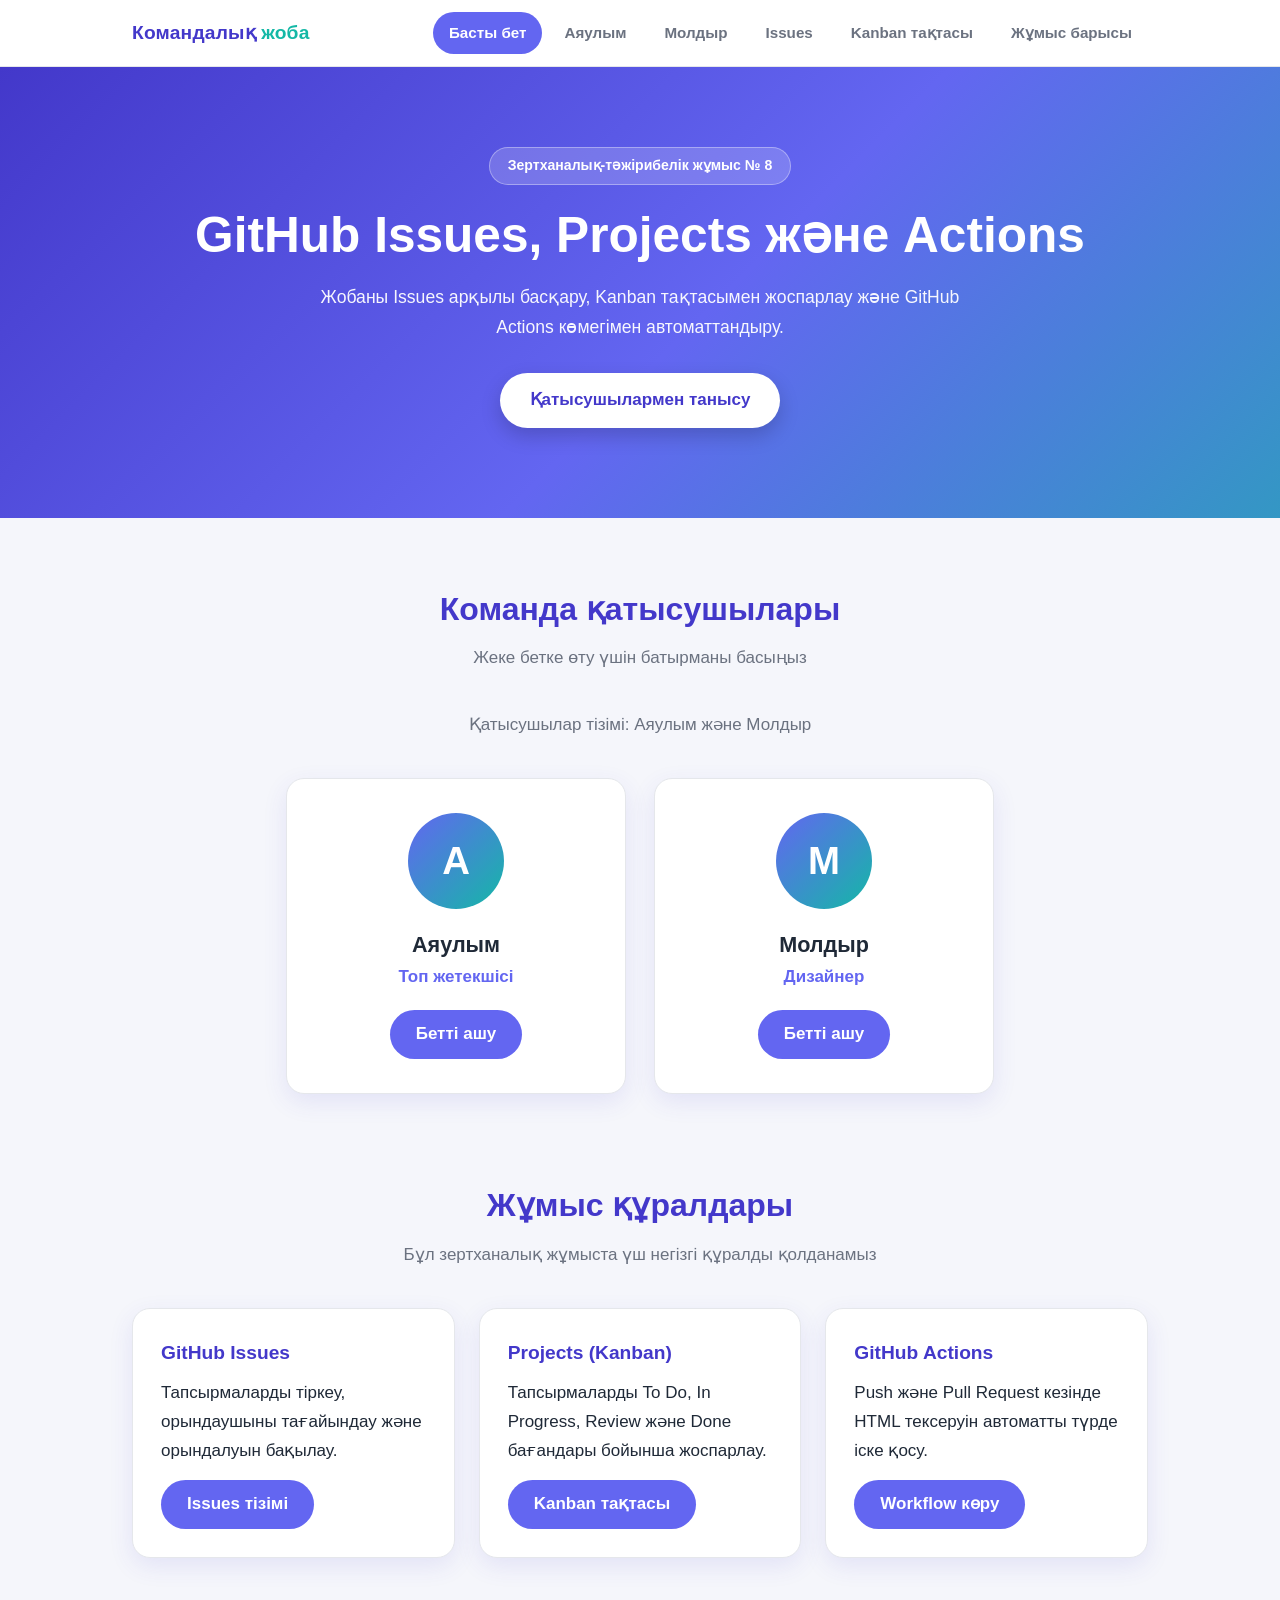
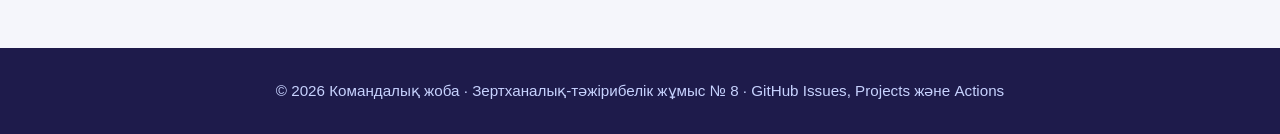
<file: index.html>
<!DOCTYPE html>
<html lang="kk">
<head>
  <meta charset="UTF-8">
  <meta name="viewport" content="width=device-width, initial-scale=1.0">
  <title>Командалық жоба — Басты бет</title>
  <link rel="stylesheet" href="css/style.css">
</head>
<body>

  <nav class="navbar">
    <div class="container">
      <a class="logo" href="index.html">Командалық <span>жоба</span></a>
      <ul class="menu">
        <li><a href="index.html" class="active">Басты бет</a></li>
        <li><a href="student1.html">Аяулым</a></li>
        <li><a href="student2.html">Молдыр</a></li>
        <li><a href="issues.html">Issues</a></li>
        <li><a href="kanban.html">Kanban тақтасы</a></li>
        <li><a href="steps.html">Жұмыс барысы</a></li>
      </ul>
    </div>
  </nav>

  <header class="hero">
    <div class="container">
      <span class="badge">Зертханалық-тәжірибелік жұмыс № 8</span>
      <h1>GitHub Issues, Projects және Actions</h1>
      <p>Жобаны Issues арқылы басқару, Kanban тақтасымен жоспарлау және GitHub Actions көмегімен автоматтандыру.</p>
      <a class="btn" href="#katysushylar">Қатысушылармен танысу</a>
    </div>
  </header>

  <main class="container">

    <section class="section" id="katysushylar">
      <h2 class="section-title">Команда қатысушылары</h2>
      <p class="section-sub">Жеке бетке өту үшін батырманы басыңыз</p>
    <p class="section-sub">Қатысушылар тізімі: Аяулым және Молдыр</p>  

      <div class="team">
        <div class="card">
          <div class="avatar">А</div>
          <h3>Аяулым</h3>
          <p class="role">Топ жетекшісі</p>
          <a class="link" href="student1.html">Бетті ашу</a>
        </div>
        <div class="card">
          <div class="avatar">М</div>
          <h3>Молдыр</h3>
          <p class="role">Дизайнер</p>
          <a class="link" href="student2.html">Бетті ашу</a>
        </div>
      </div>
    </section>

    <section class="section">
      <h2 class="section-title">Жұмыс құралдары</h2>
      <p class="section-sub">Бұл зертханалық жұмыста үш негізгі құралды қолданамыз</p>

      <div class="info-grid">
        <div class="info-box">
          <h3>GitHub Issues</h3>
          <p>Тапсырмаларды тіркеу, орындаушыны тағайындау және орындалуын бақылау.</p>
          <p style="margin-top:14px"><a class="link" href="issues.html">Issues тізімі</a></p>
        </div>
        <div class="info-box">
          <h3>Projects (Kanban)</h3>
          <p>Тапсырмаларды To Do, In Progress, Review және Done бағандары бойынша жоспарлау.</p>
          <p style="margin-top:14px"><a class="link" href="kanban.html">Kanban тақтасы</a></p>
        </div>
        <div class="info-box">
          <h3>GitHub Actions</h3>
          <p>Push және Pull Request кезінде HTML тексеруін автоматты түрде іске қосу.</p>
          <p style="margin-top:14px"><a class="link" href="steps.html#actions">Workflow көру</a></p>
        </div>
      </div>
    </section>

  </main>

  <footer>
    © 2026 Командалық жоба · Зертханалық-тәжірибелік жұмыс № 8 · GitHub Issues, Projects және Actions
  </footer>

</body>
</html>
</file>
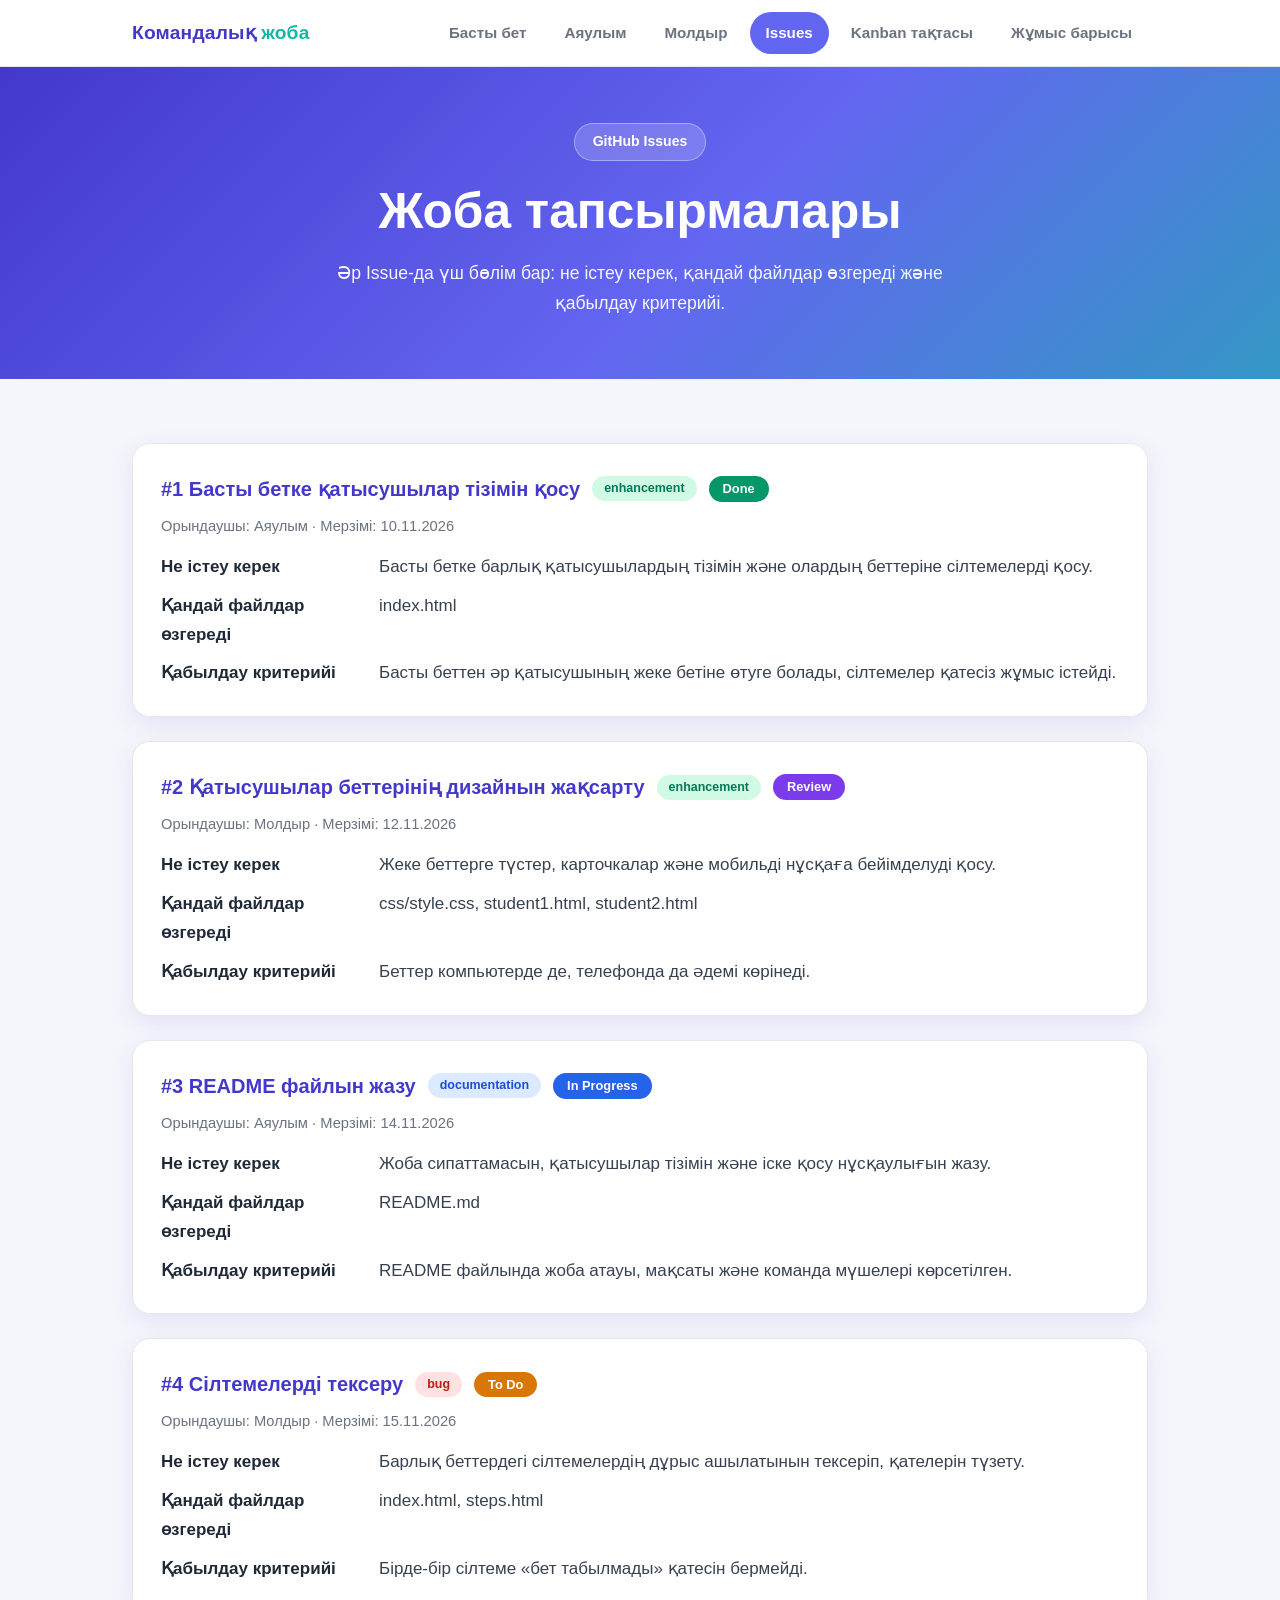
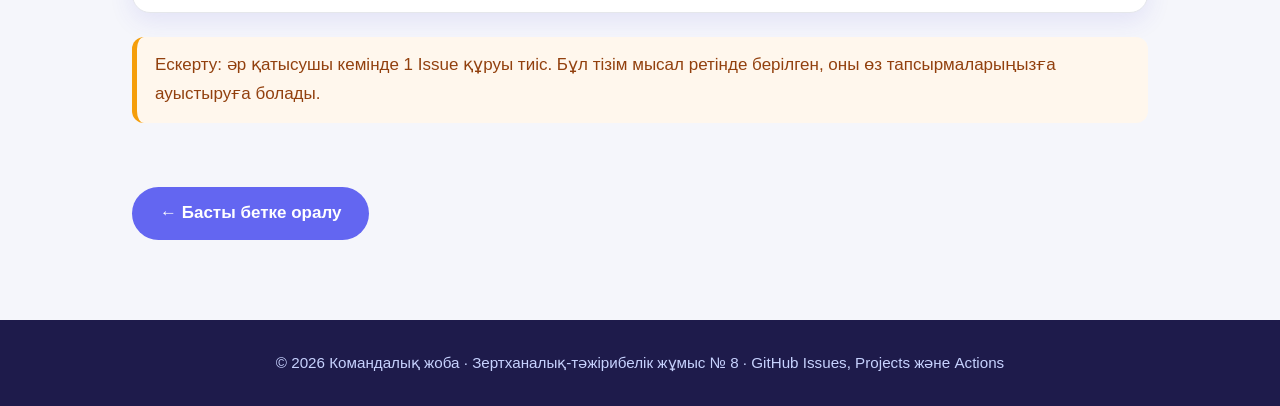
<file: issues.html>
<!DOCTYPE html>
<html lang="kk">
<head>
  <meta charset="UTF-8">
  <meta name="viewport" content="width=device-width, initial-scale=1.0">
  <title>Issues — Жоба тапсырмалары</title>
  <link rel="stylesheet" href="css/style.css">
</head>
<body>

  <nav class="navbar">
    <div class="container">
      <a class="logo" href="index.html">Командалық <span>жоба</span></a>
      <ul class="menu">
        <li><a href="index.html">Басты бет</a></li>
        <li><a href="student1.html">Аяулым</a></li>
        <li><a href="student2.html">Молдыр</a></li>
        <li><a href="issues.html" class="active">Issues</a></li>
        <li><a href="kanban.html">Kanban тақтасы</a></li>
        <li><a href="steps.html">Жұмыс барысы</a></li>
      </ul>
    </div>
  </nav>

  <header class="hero small">
    <div class="container">
      <span class="badge">GitHub Issues</span>
      <h1>Жоба тапсырмалары</h1>
      <p>Әр Issue-да үш бөлім бар: не істеу керек, қандай файлдар өзгереді және қабылдау критерийі.</p>
    </div>
  </header>

  <main class="container">
    <section class="section">
      <div class="issue-full">
        <div class="top">
          <h3>#1 Басты бетке қатысушылар тізімін қосу</h3>
          <span class="label enhancement">enhancement</span>
          <span class="state done">Done</span>
        </div>
        <p class="info">Орындаушы: Аяулым · Мерзімі: 10.11.2026</p>
        <dl>
          <dt>Не істеу керек</dt><dd>Басты бетке барлық қатысушылардың тізімін және олардың беттеріне сілтемелерді қосу.</dd>
          <dt>Қандай файлдар өзгереді</dt><dd>index.html</dd>
          <dt>Қабылдау критерийі</dt><dd>Басты беттен әр қатысушының жеке бетіне өтуге болады, сілтемелер қатесіз жұмыс істейді.</dd>
        </dl>
      </div>
      <div class="issue-full">
        <div class="top">
          <h3>#2 Қатысушылар беттерінің дизайнын жақсарту</h3>
          <span class="label enhancement">enhancement</span>
          <span class="state review">Review</span>
        </div>
        <p class="info">Орындаушы: Молдыр · Мерзімі: 12.11.2026</p>
        <dl>
          <dt>Не істеу керек</dt><dd>Жеке беттерге түстер, карточкалар және мобильді нұсқаға бейімделуді қосу.</dd>
          <dt>Қандай файлдар өзгереді</dt><dd>css/style.css, student1.html, student2.html</dd>
          <dt>Қабылдау критерийі</dt><dd>Беттер компьютерде де, телефонда да әдемі көрінеді.</dd>
        </dl>
      </div>
      <div class="issue-full">
        <div class="top">
          <h3>#3 README файлын жазу</h3>
          <span class="label documentation">documentation</span>
          <span class="state progress">In Progress</span>
        </div>
        <p class="info">Орындаушы: Аяулым · Мерзімі: 14.11.2026</p>
        <dl>
          <dt>Не істеу керек</dt><dd>Жоба сипаттамасын, қатысушылар тізімін және іске қосу нұсқаулығын жазу.</dd>
          <dt>Қандай файлдар өзгереді</dt><dd>README.md</dd>
          <dt>Қабылдау критерийі</dt><dd>README файлында жоба атауы, мақсаты және команда мүшелері көрсетілген.</dd>
        </dl>
      </div>
      <div class="issue-full">
        <div class="top">
          <h3>#4 Сілтемелерді тексеру</h3>
          <span class="label bug">bug</span>
          <span class="state todo">To Do</span>
        </div>
        <p class="info">Орындаушы: Молдыр · Мерзімі: 15.11.2026</p>
        <dl>
          <dt>Не істеу керек</dt><dd>Барлық беттердегі сілтемелердің дұрыс ашылатынын тексеріп, қателерін түзету.</dd>
          <dt>Қандай файлдар өзгереді</dt><dd>index.html, steps.html</dd>
          <dt>Қабылдау критерийі</dt><dd>Бірде-бір сілтеме «бет табылмады» қатесін бермейді.</dd>
        </dl>
      </div>
      <div class="note">Ескерту: әр қатысушы кемінде 1 Issue құруы тиіс. Бұл тізім мысал ретінде берілген, оны өз тапсырмаларыңызға ауыстыруға болады.</div>
    </section>
    <a class="back" href="index.html">← Басты бетке оралу</a>
  </main>

  <footer>
    © 2026 Командалық жоба · Зертханалық-тәжірибелік жұмыс № 8 · GitHub Issues, Projects және Actions
  </footer>

</body>
</html>
</file>
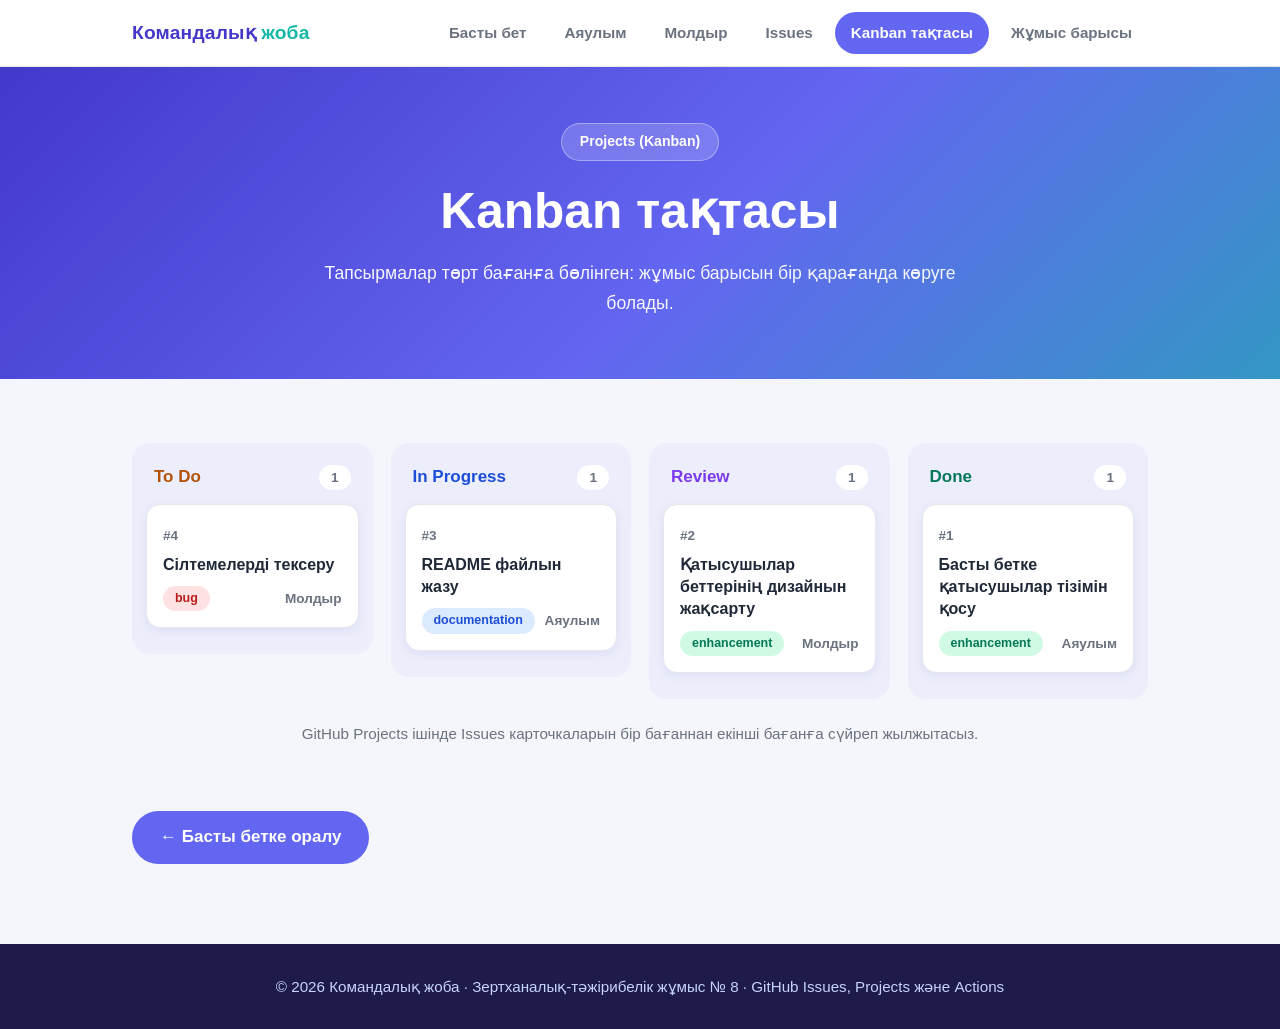
<file: kanban.html>
<!DOCTYPE html>
<html lang="kk">
<head>
  <meta charset="UTF-8">
  <meta name="viewport" content="width=device-width, initial-scale=1.0">
  <title>Kanban тақтасы</title>
  <link rel="stylesheet" href="css/style.css">
</head>
<body>

  <nav class="navbar">
    <div class="container">
      <a class="logo" href="index.html">Командалық <span>жоба</span></a>
      <ul class="menu">
        <li><a href="index.html">Басты бет</a></li>
        <li><a href="student1.html">Аяулым</a></li>
        <li><a href="student2.html">Молдыр</a></li>
        <li><a href="issues.html">Issues</a></li>
        <li><a href="kanban.html" class="active">Kanban тақтасы</a></li>
        <li><a href="steps.html">Жұмыс барысы</a></li>
      </ul>
    </div>
  </nav>

  <header class="hero small">
    <div class="container">
      <span class="badge">Projects (Kanban)</span>
      <h1>Kanban тақтасы</h1>
      <p>Тапсырмалар төрт бағанға бөлінген: жұмыс барысын бір қарағанда көруге болады.</p>
    </div>
  </header>

  <main class="container">
    <section class="section">
      <div class="board">
        <div class="column col-todo">
          <div class="col-head"><span>To Do</span><span class="count">1</span></div>
          <div class="issue">
            <span class="num">#4</span>
            <h4>Сілтемелерді тексеру</h4>
            <div class="meta">
              <span class="label bug">bug</span>
              <span class="who">Молдыр</span>
            </div>
          </div>
        </div>
        <div class="column col-progress">
          <div class="col-head"><span>In Progress</span><span class="count">1</span></div>
          <div class="issue">
            <span class="num">#3</span>
            <h4>README файлын жазу</h4>
            <div class="meta">
              <span class="label documentation">documentation</span>
              <span class="who">Аяулым</span>
            </div>
          </div>
        </div>
        <div class="column col-review">
          <div class="col-head"><span>Review</span><span class="count">1</span></div>
          <div class="issue">
            <span class="num">#2</span>
            <h4>Қатысушылар беттерінің дизайнын жақсарту</h4>
            <div class="meta">
              <span class="label enhancement">enhancement</span>
              <span class="who">Молдыр</span>
            </div>
          </div>
        </div>
        <div class="column col-done">
          <div class="col-head"><span>Done</span><span class="count">1</span></div>
          <div class="issue">
            <span class="num">#1</span>
            <h4>Басты бетке қатысушылар тізімін қосу</h4>
            <div class="meta">
              <span class="label enhancement">enhancement</span>
              <span class="who">Аяулым</span>
            </div>
          </div>
        </div>
      </div>
      <p class="legend">GitHub Projects ішінде Issues карточкаларын бір бағаннан екінші бағанға сүйреп жылжытасыз.</p>
    </section>
    <a class="back" href="index.html">← Басты бетке оралу</a>
  </main>

  <footer>
    © 2026 Командалық жоба · Зертханалық-тәжірибелік жұмыс № 8 · GitHub Issues, Projects және Actions
  </footer>

</body>
</html>
</file>
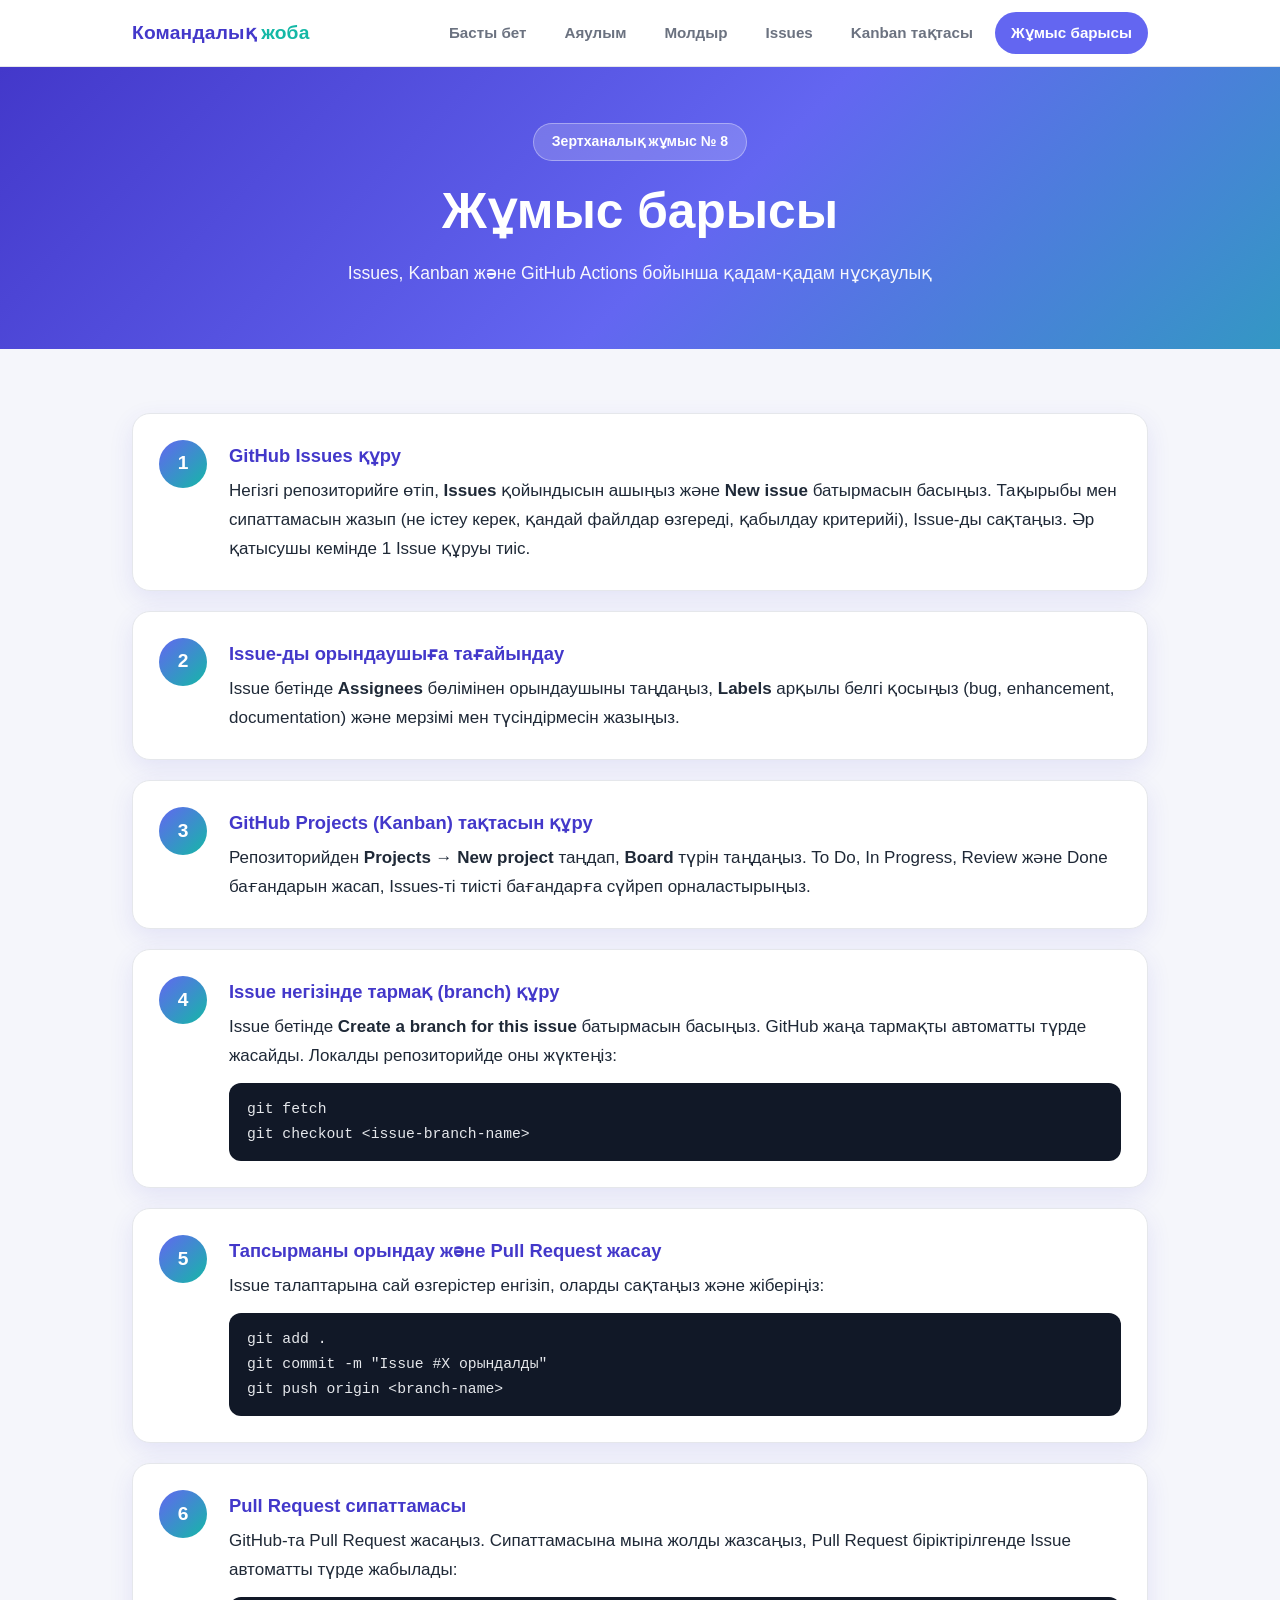
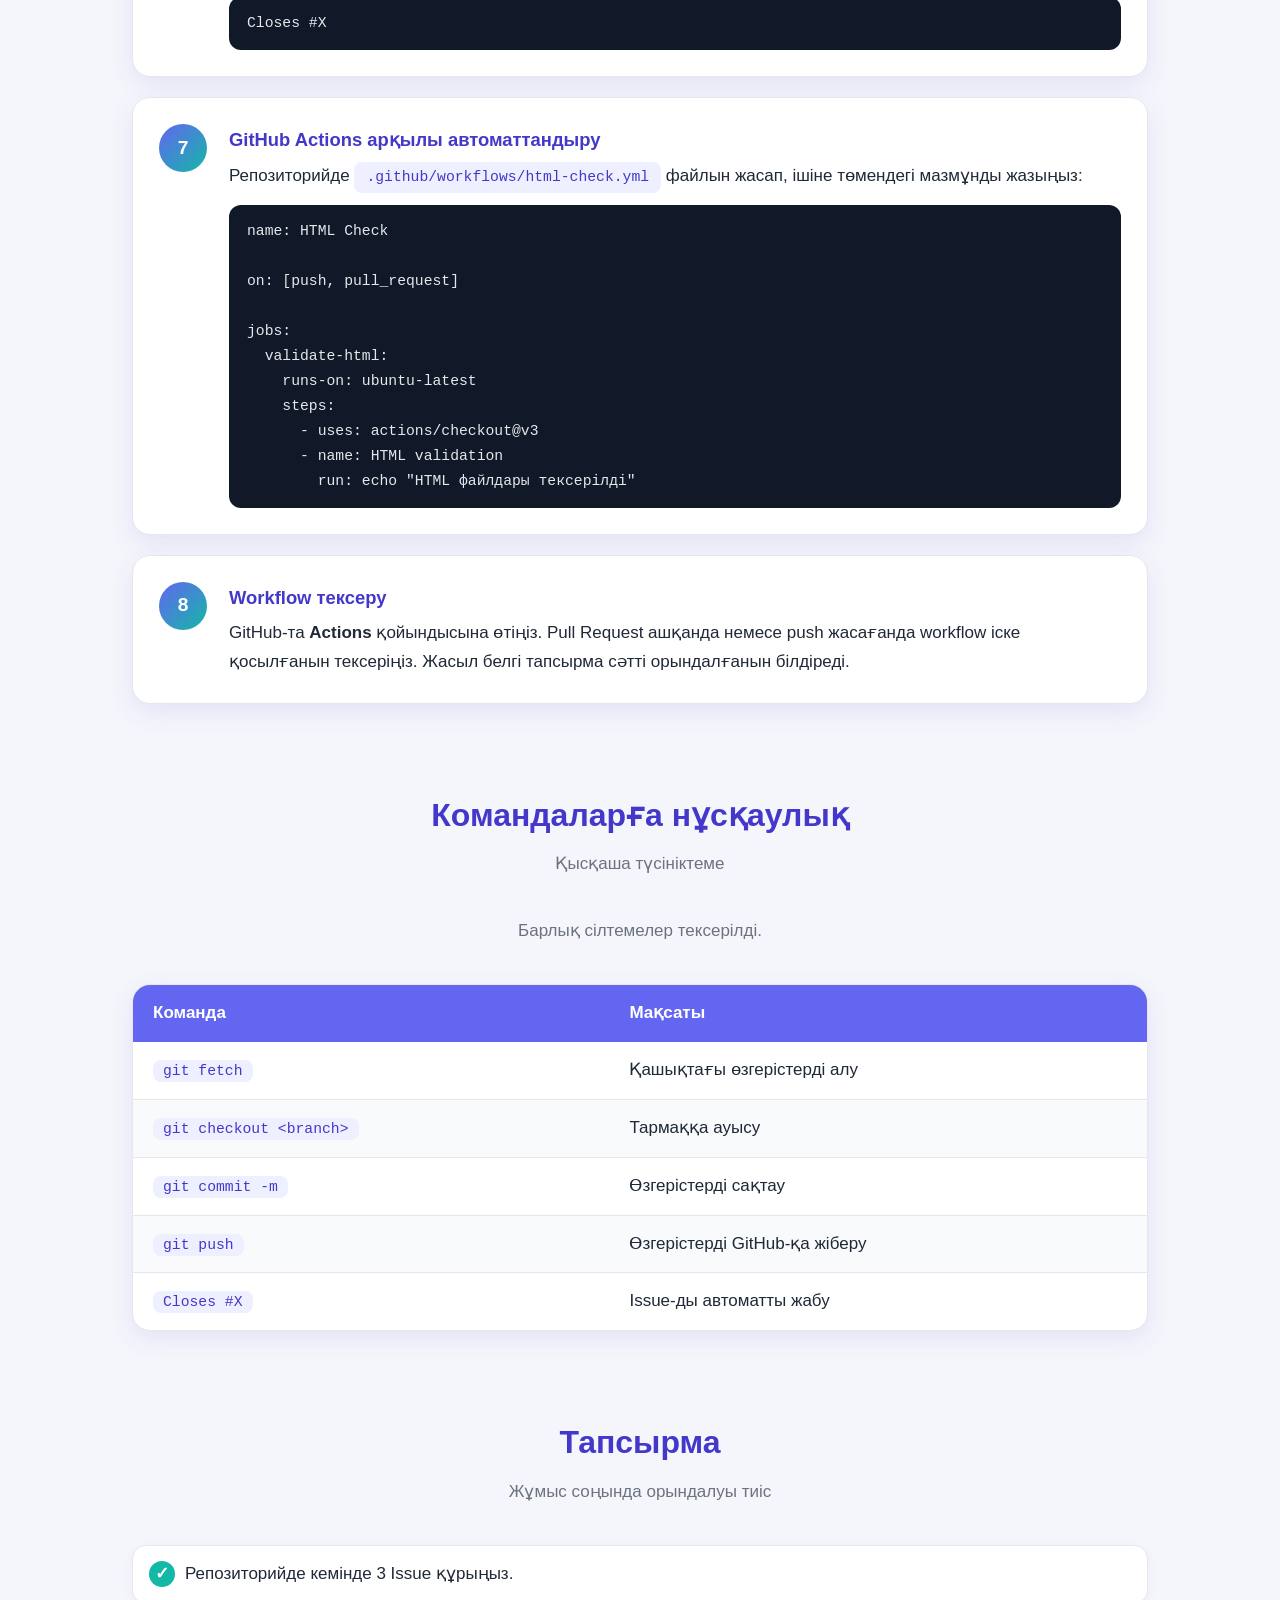
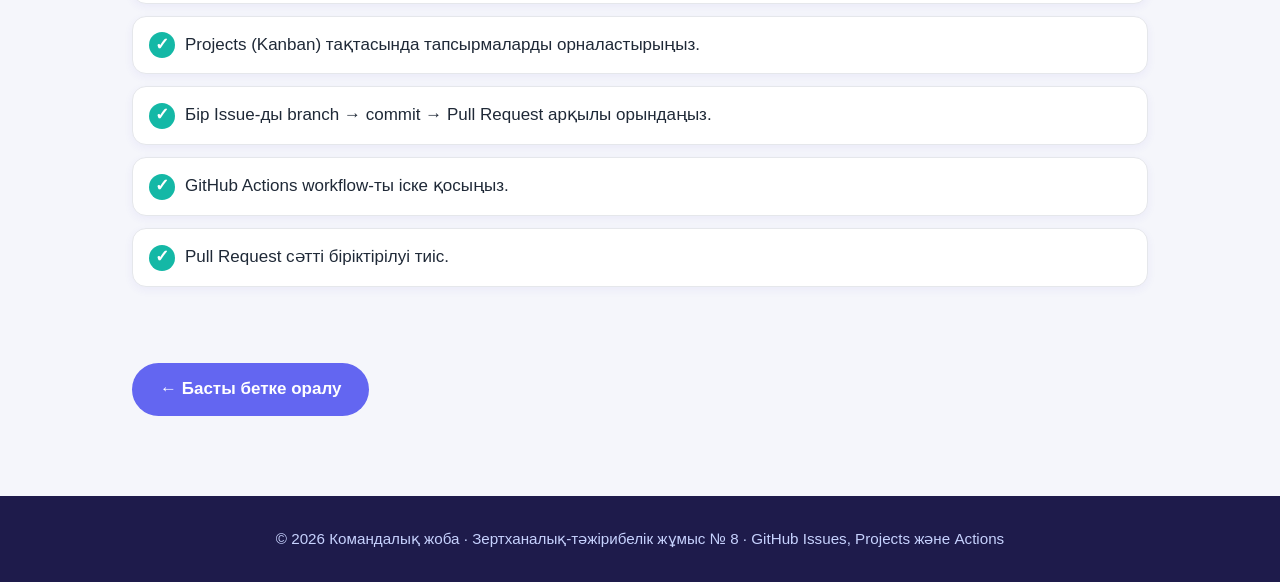
<file: steps.html>
<!DOCTYPE html>
<html lang="kk">
<head>
  <meta charset="UTF-8">
  <meta name="viewport" content="width=device-width, initial-scale=1.0">
  <title>Жұмыс барысы — Issues, Projects, Actions</title>
  <link rel="stylesheet" href="css/style.css">
</head>
<body>

  <nav class="navbar">
    <div class="container">
      <a class="logo" href="index.html">Командалық <span>жоба</span></a>
      <ul class="menu">
        <li><a href="index.html">Басты бет</a></li>
        <li><a href="student1.html">Аяулым</a></li>
        <li><a href="student2.html">Молдыр</a></li>
        <li><a href="issues.html">Issues</a></li>
        <li><a href="kanban.html">Kanban тақтасы</a></li>
        <li><a href="steps.html" class="active">Жұмыс барысы</a></li>
      </ul>
    </div>
  </nav>

  <header class="hero small">
    <div class="container">
      <span class="badge">Зертханалық жұмыс № 8</span>
      <h1>Жұмыс барысы</h1>
      <p>Issues, Kanban және GitHub Actions бойынша қадам-қадам нұсқаулық</p>
    </div>
  </header>

  <main class="container">

    <section class="section">
      <div class="steps">
      <div class="step">
        <div class="step-num">1</div>
        <div class="step-body">
          <h3>GitHub Issues құру</h3>
          <p>Негізгі репозиторийге өтіп, <b>Issues</b> қойындысын ашыңыз және <b>New issue</b> батырмасын басыңыз. Тақырыбы мен сипаттамасын жазып (не істеу керек, қандай файлдар өзгереді, қабылдау критерийі), Issue-ды сақтаңыз. Әр қатысушы кемінде 1 Issue құруы тиіс.</p>
        </div>
      </div>
      <div class="step">
        <div class="step-num">2</div>
        <div class="step-body">
          <h3>Issue-ды орындаушыға тағайындау</h3>
          <p>Issue бетінде <b>Assignees</b> бөлімінен орындаушыны таңдаңыз, <b>Labels</b> арқылы белгі қосыңыз (bug, enhancement, documentation) және мерзімі мен түсіндірмесін жазыңыз.</p>
        </div>
      </div>
      <div class="step">
        <div class="step-num">3</div>
        <div class="step-body">
          <h3>GitHub Projects (Kanban) тақтасын құру</h3>
          <p>Репозиторийден <b>Projects → New project</b> таңдап, <b>Board</b> түрін таңдаңыз. To Do, In Progress, Review және Done бағандарын жасап, Issues-ті тиісті бағандарға сүйреп орналастырыңыз.</p>
        </div>
      </div>
      <div class="step">
        <div class="step-num">4</div>
        <div class="step-body">
          <h3>Issue негізінде тармақ (branch) құру</h3>
          <p>Issue бетінде <b>Create a branch for this issue</b> батырмасын басыңыз. GitHub жаңа тармақты автоматты түрде жасайды. Локалды репозиторийде оны жүктеңіз:</p>
          <pre>git fetch
git checkout &lt;issue-branch-name&gt;</pre>
        </div>
      </div>
      <div class="step">
        <div class="step-num">5</div>
        <div class="step-body">
          <h3>Тапсырманы орындау және Pull Request жасау</h3>
          <p>Issue талаптарына сай өзгерістер енгізіп, оларды сақтаңыз және жіберіңіз:</p>
          <pre>git add .
git commit -m "Issue #X орындалды"
git push origin &lt;branch-name&gt;</pre>
        </div>
      </div>
      <div class="step">
        <div class="step-num">6</div>
        <div class="step-body">
          <h3>Pull Request сипаттамасы</h3>
          <p>GitHub-та Pull Request жасаңыз. Сипаттамасына мына жолды жазсаңыз, Pull Request біріктірілгенде Issue автоматты түрде жабылады:</p>
          <pre>Closes #X</pre>
        </div>
      </div>
      <div class="step" id="actions">
        <div class="step-num">7</div>
        <div class="step-body">
          <h3>GitHub Actions арқылы автоматтандыру</h3>
          <p>Репозиторийде <span class="file-name">.github/workflows/html-check.yml</span> файлын жасап, ішіне төмендегі мазмұнды жазыңыз:</p>
          <pre>name: HTML Check

on: [push, pull_request]

jobs:
  validate-html:
    runs-on: ubuntu-latest
    steps:
      - uses: actions/checkout@v3
      - name: HTML validation
        run: echo "HTML файлдары тексерілді"</pre>
        </div>
      </div>
      <div class="step">
        <div class="step-num">8</div>
        <div class="step-body">
          <h3>Workflow тексеру</h3>
          <p>GitHub-та <b>Actions</b> қойындысына өтіңіз. Pull Request ашқанда немесе push жасағанда workflow іске қосылғанын тексеріңіз. Жасыл белгі тапсырма сәтті орындалғанын білдіреді.</p>
        </div>
      </div>
      </div>
    </section>

    <section class="section">
      <h2 class="section-title">Командаларға нұсқаулық</h2>
      <p class="section-sub">Қысқаша түсініктеме</p>
      <p class="section-sub">Барлық сілтемелер тексерілді.</p>

      <div class="table-wrap">
        <table>
          <thead>
            <tr><th>Команда</th><th>Мақсаты</th></tr>
          </thead>
          <tbody>
            <tr><td><code>git fetch</code></td><td>Қашықтағы өзгерістерді алу</td></tr>
            <tr><td><code>git checkout &lt;branch&gt;</code></td><td>Тармаққа ауысу</td></tr>
            <tr><td><code>git commit -m</code></td><td>Өзгерістерді сақтау</td></tr>
            <tr><td><code>git push</code></td><td>Өзгерістерді GitHub-қа жіберу</td></tr>
            <tr><td><code>Closes #X</code></td><td>Issue-ды автоматты жабу</td></tr>
          </tbody>
        </table>
      </div>
    </section>

    <section class="section">
      <h2 class="section-title">Тапсырма</h2>
      <p class="section-sub">Жұмыс соңында орындалуы тиіс</p>
      <ul class="checklist">
        <li>Репозиторийде кемінде 3 Issue құрыңыз.</li>
        <li>Projects (Kanban) тақтасында тапсырмаларды орналастырыңыз.</li>
        <li>Бір Issue-ды branch → commit → Pull Request арқылы орындаңыз.</li>
        <li>GitHub Actions workflow-ты іске қосыңыз.</li>
        <li>Pull Request сәтті біріктірілуі тиіс.</li>
      </ul>
    </section>

    <a class="back" href="index.html">← Басты бетке оралу</a>

  </main>

  <footer>
    © 2026 Командалық жоба · Зертханалық-тәжірибелік жұмыс № 8 · GitHub Issues, Projects және Actions
  </footer>

</body>
</html>
</file>
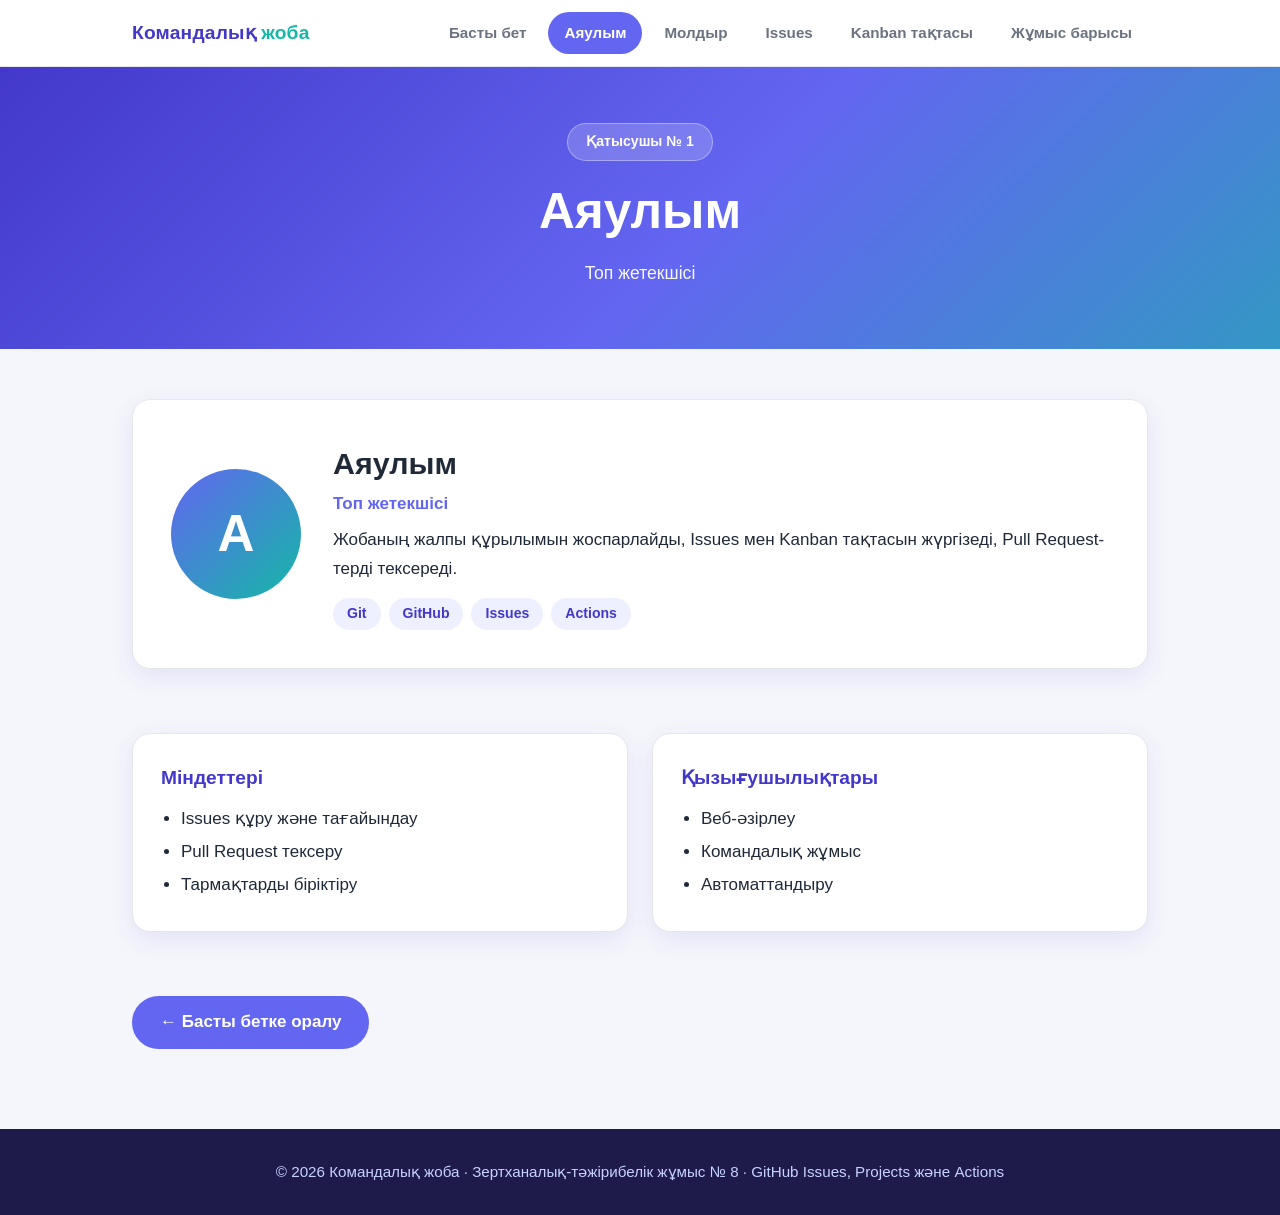
<file: student1.html>
<!DOCTYPE html>
<html lang="kk">
<head>
  <meta charset="UTF-8">
  <meta name="viewport" content="width=device-width, initial-scale=1.0">
  <title>Аяулым — Жеке бет</title>
  <link rel="stylesheet" href="css/style.css">
</head>
<body>

  <nav class="navbar">
    <div class="container">
      <a class="logo" href="index.html">Командалық <span>жоба</span></a>
      <ul class="menu">
        <li><a href="index.html">Басты бет</a></li>
        <li><a href="student1.html" class="active">Аяулым</a></li>
        <li><a href="student2.html">Молдыр</a></li>
        <li><a href="issues.html">Issues</a></li>
        <li><a href="kanban.html">Kanban тақтасы</a></li>
        <li><a href="steps.html">Жұмыс барысы</a></li>
      </ul>
    </div>
  </nav>

  <header class="hero small">
    <div class="container">
      <span class="badge">Қатысушы № 1</span>
      <h1>Аяулым</h1>
      <p>Топ жетекшісі</p>
    </div>
  </header>

  <main class="container">

    <div class="profile">
      <div class="avatar">А</div>
      <div class="profile-text">
        <h2>Аяулым</h2>
        <p class="role">Топ жетекшісі</p>
        <p>Жобаның жалпы құрылымын жоспарлайды, Issues мен Kanban тақтасын жүргізеді, Pull Request-терді тексереді.</p>
        <div class="tags">
          <span class="tag">Git</span>
          <span class="tag">GitHub</span>
          <span class="tag">Issues</span>
          <span class="tag">Actions</span>
        </div>
      </div>
    </div>

    <section class="section">
      <div class="info-grid">
        <div class="info-box">
          <h3>Міндеттері</h3>
          <ul>
            <li>Issues құру және тағайындау</li>
            <li>Pull Request тексеру</li>
            <li>Тармақтарды біріктіру</li>
          </ul>
        </div>
        <div class="info-box">
          <h3>Қызығушылықтары</h3>
          <ul>
            <li>Веб-әзірлеу</li>
            <li>Командалық жұмыс</li>
            <li>Автоматтандыру</li>
          </ul>
        </div>
      </div>
    </section>

    <a class="back" href="index.html">← Басты бетке оралу</a>

  </main>

  <footer>
    © 2026 Командалық жоба · Зертханалық-тәжірибелік жұмыс № 8 · GitHub Issues, Projects және Actions
  </footer>

</body>
</html>
</file>
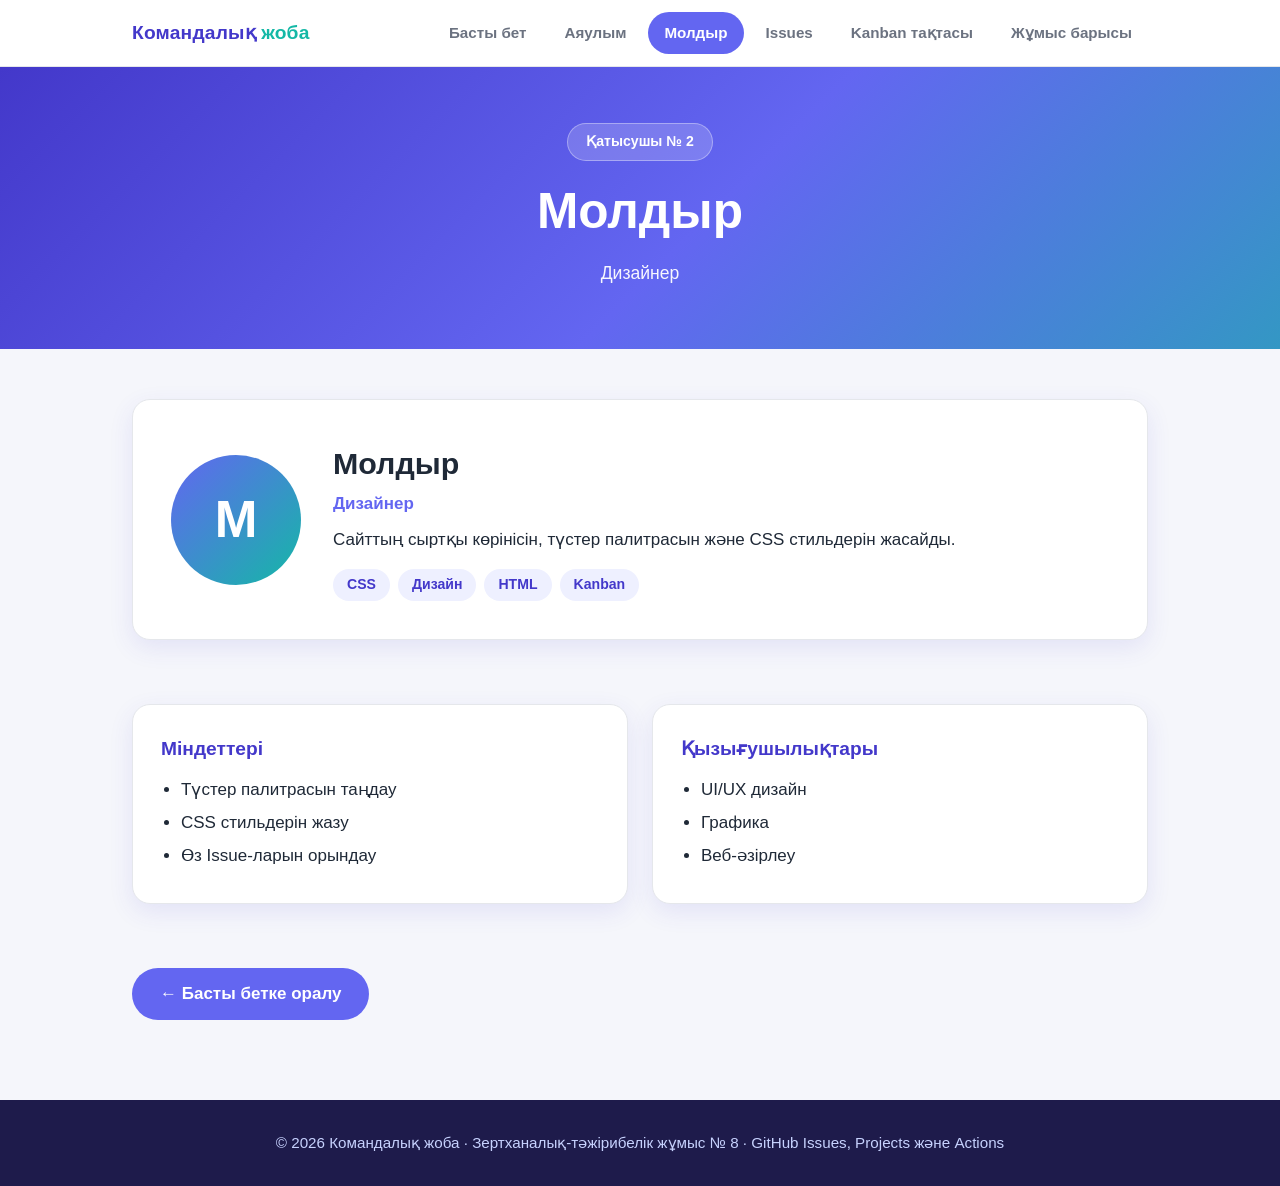
<file: student2.html>
<!DOCTYPE html>
<html lang="kk">
<head>
  <meta charset="UTF-8">
  <meta name="viewport" content="width=device-width, initial-scale=1.0">
  <title>Молдыр — Жеке бет</title>
  <link rel="stylesheet" href="css/style.css">
</head>
<body>

  <nav class="navbar">
    <div class="container">
      <a class="logo" href="index.html">Командалық <span>жоба</span></a>
      <ul class="menu">
        <li><a href="index.html">Басты бет</a></li>
        <li><a href="student1.html">Аяулым</a></li>
        <li><a href="student2.html" class="active">Молдыр</a></li>
        <li><a href="issues.html">Issues</a></li>
        <li><a href="kanban.html">Kanban тақтасы</a></li>
        <li><a href="steps.html">Жұмыс барысы</a></li>
      </ul>
    </div>
  </nav>

  <header class="hero small">
    <div class="container">
      <span class="badge">Қатысушы № 2</span>
      <h1>Молдыр</h1>
      <p>Дизайнер</p>
    </div>
  </header>

  <main class="container">

    <div class="profile">
      <div class="avatar">М</div>
      <div class="profile-text">
        <h2>Молдыр</h2>
        <p class="role">Дизайнер</p>
        <p>Сайттың сыртқы көрінісін, түстер палитрасын және CSS стильдерін жасайды.</p>
        <div class="tags">
          <span class="tag">CSS</span>
          <span class="tag">Дизайн</span>
          <span class="tag">HTML</span>
          <span class="tag">Kanban</span>
        </div>
      </div>
    </div>

    <section class="section">
      <div class="info-grid">
        <div class="info-box">
          <h3>Міндеттері</h3>
          <ul>
            <li>Түстер палитрасын таңдау</li>
            <li>CSS стильдерін жазу</li>
            <li>Өз Issue-ларын орындау</li>
          </ul>
        </div>
        <div class="info-box">
          <h3>Қызығушылықтары</h3>
          <ul>
            <li>UI/UX дизайн</li>
            <li>Графика</li>
            <li>Веб-әзірлеу</li>
          </ul>
        </div>
      </div>
    </section>

    <a class="back" href="index.html">← Басты бетке оралу</a>

  </main>

  <footer>
    © 2026 Командалық жоба · Зертханалық-тәжірибелік жұмыс № 8 · GitHub Issues, Projects және Actions
  </footer>

</body>
</html>
</file>
<file: css/style.css>
/* Зертханалық жұмыс № 7 — ортақ стиль */
:root {
  --primary: #6366f1;
  --primary-dark: #4338ca;
  --accent: #14b8a6;
  --bg: #f5f6fb;
  --card: #ffffff;
  --text: #1f2937;
  --muted: #6b7280;
  --line: #e5e7eb;
  --radius: 18px;
  --shadow: 0 8px 24px rgba(67, 56, 202, 0.10);
}

* { box-sizing: border-box; margin: 0; padding: 0; }

html { scroll-behavior: smooth; }

body {
  font-family: "Segoe UI", Roboto, "Helvetica Neue", Arial, sans-serif;
  background: var(--bg);
  color: var(--text);
  line-height: 1.7;
  font-size: 17px;
}

a { color: inherit; text-decoration: none; }

.container { max-width: 1060px; margin: 0 auto; padding: 0 22px; }

/* ===== Навигация ===== */
.navbar {
  background: #ffffff;
  border-bottom: 1px solid var(--line);
  position: sticky;
  top: 0;
  z-index: 50;
}
.navbar .container {
  display: flex;
  align-items: center;
  justify-content: space-between;
  gap: 16px;
  min-height: 66px;
  flex-wrap: wrap;
  padding-top: 8px;
  padding-bottom: 8px;
}
.logo {
  font-weight: 800;
  font-size: 1.2rem;
  color: var(--primary-dark);
  letter-spacing: 0.2px;
}
.logo span { color: var(--accent); }
.menu { list-style: none; display: flex; gap: 6px; flex-wrap: wrap; }
.menu a {
  display: block;
  padding: 8px 16px;
  border-radius: 999px;
  font-weight: 600;
  font-size: 0.95rem;
  color: var(--muted);
  transition: background .2s, color .2s;
}
.menu a:hover { background: #eef0ff; color: var(--primary-dark); }
.menu a.active { background: var(--primary); color: #ffffff; }

/* ===== Баннер ===== */
.hero {
  background: linear-gradient(135deg, #4338ca 0%, #6366f1 55%, #14b8a6 130%);
  color: #ffffff;
  text-align: center;
  padding: 80px 0 90px;
}
.hero.small { padding: 56px 0 60px; }
.badge {
  display: inline-block;
  background: rgba(255, 255, 255, 0.18);
  border: 1px solid rgba(255, 255, 255, 0.35);
  padding: 6px 18px;
  border-radius: 999px;
  font-size: 0.88rem;
  font-weight: 600;
  margin-bottom: 20px;
}
.hero h1 {
  font-size: clamp(1.9rem, 5vw, 3.1rem);
  line-height: 1.25;
  margin-bottom: 16px;
}
.hero p {
  max-width: 680px;
  margin: 0 auto;
  font-size: 1.1rem;
  opacity: 0.95;
}
.btn {
  display: inline-block;
  margin-top: 30px;
  background: #ffffff;
  color: var(--primary-dark);
  padding: 13px 30px;
  border-radius: 999px;
  font-weight: 700;
  box-shadow: 0 8px 20px rgba(0, 0, 0, 0.18);
  transition: transform .2s;
}
.btn:hover { transform: translateY(-3px); }

/* ===== Секциялар ===== */
.section { padding: 64px 0 20px; }
.section-title { text-align: center; font-size: 2rem; color: var(--primary-dark); }
.section-sub { text-align: center; color: var(--muted); margin: 8px 0 38px; }

/* ===== Қатысушылар ===== */
.team {
  display: grid;
  grid-template-columns: repeat(auto-fit, minmax(260px, 340px));
  justify-content: center;
  gap: 28px;
}
.card {
  background: var(--card);
  border-radius: var(--radius);
  padding: 34px 26px;
  text-align: center;
  box-shadow: var(--shadow);
  border: 1px solid var(--line);
  transition: transform .25s, box-shadow .25s;
}
.card:hover { transform: translateY(-6px); box-shadow: 0 14px 32px rgba(67, 56, 202, 0.18); }
.avatar {
  width: 96px;
  height: 96px;
  margin: 0 auto 18px;
  border-radius: 50%;
  background: linear-gradient(135deg, var(--primary), var(--accent));
  color: #ffffff;
  font-size: 2.4rem;
  font-weight: 700;
  display: flex;
  align-items: center;
  justify-content: center;
}
.card h3 { font-size: 1.35rem; }
.card .role { color: var(--primary); font-weight: 600; margin-bottom: 18px; }
.link {
  display: inline-block;
  padding: 10px 26px;
  border-radius: 999px;
  background: var(--primary);
  color: #ffffff;
  font-weight: 600;
  transition: background .2s;
}
.link:hover { background: var(--primary-dark); }

/* ===== Ақпарат блоктары ===== */
.info-grid {
  display: grid;
  grid-template-columns: repeat(auto-fit, minmax(260px, 1fr));
  gap: 24px;
}
.info-box {
  background: var(--card);
  border-radius: var(--radius);
  padding: 28px;
  box-shadow: var(--shadow);
  border: 1px solid var(--line);
}
.info-box h3 { color: var(--primary-dark); margin-bottom: 10px; font-size: 1.2rem; }
.info-box ul { padding-left: 20px; }
.info-box li { margin-bottom: 4px; }

/* ===== Жеке бет ===== */
.profile {
  background: var(--card);
  border-radius: var(--radius);
  box-shadow: var(--shadow);
  border: 1px solid var(--line);
  padding: 38px;
  margin-top: 50px;
  display: flex;
  gap: 32px;
  align-items: center;
  flex-wrap: wrap;
}
.profile .avatar { width: 130px; height: 130px; font-size: 3.2rem; margin: 0; flex-shrink: 0; }
.profile-text { flex: 1; min-width: 240px; }
.profile h2 { font-size: 1.9rem; }
.profile .role { color: var(--primary); font-weight: 700; margin-bottom: 8px; }
.tags { display: flex; flex-wrap: wrap; gap: 8px; margin-top: 14px; }
.tag {
  background: #eef0ff;
  color: var(--primary-dark);
  padding: 4px 14px;
  border-radius: 999px;
  font-size: 0.88rem;
  font-weight: 600;
}

.back {
  display: inline-block;
  margin: 44px 0 10px;
  padding: 12px 28px;
  border-radius: 999px;
  background: var(--primary);
  color: #ffffff;
  font-weight: 600;
  transition: background .2s;
}
.back:hover { background: var(--primary-dark); }

/* ===== Жұмыс барысы (қадамдар) ===== */
.steps { display: flex; flex-direction: column; gap: 20px; }
.step {
  display: flex;
  gap: 22px;
  background: var(--card);
  border-radius: var(--radius);
  border: 1px solid var(--line);
  box-shadow: var(--shadow);
  padding: 26px;
}
.step-num {
  flex-shrink: 0;
  width: 48px;
  height: 48px;
  border-radius: 50%;
  background: linear-gradient(135deg, var(--primary), var(--accent));
  color: #ffffff;
  font-weight: 800;
  font-size: 1.2rem;
  display: flex;
  align-items: center;
  justify-content: center;
}
.step-body { flex: 1; min-width: 0; }
.step h3 { color: var(--primary-dark); margin-bottom: 6px; font-size: 1.15rem; }
pre {
  background: #111827;
  color: #e5e7eb;
  padding: 14px 18px;
  border-radius: 12px;
  margin-top: 12px;
  overflow-x: auto;
  font-family: Consolas, "Courier New", monospace;
  font-size: 0.92rem;
  line-height: 1.7;
}

/* ===== Кесте ===== */
.table-wrap {
  overflow-x: auto;
  border-radius: var(--radius);
  box-shadow: var(--shadow);
  border: 1px solid var(--line);
  background: var(--card);
}
table { width: 100%; border-collapse: collapse; }
th, td { padding: 14px 20px; text-align: left; }
th { background: var(--primary); color: #ffffff; }
td { border-bottom: 1px solid var(--line); }
tr:last-child td { border-bottom: none; }
tbody tr:nth-child(even) { background: #f9fafb; }
td code {
  font-family: Consolas, "Courier New", monospace;
  background: #eef0ff;
  color: var(--primary-dark);
  padding: 3px 10px;
  border-radius: 8px;
  font-size: 0.92rem;
  white-space: nowrap;
}

/* ===== Төменгі бөлім ===== */
footer {
  background: #1e1b4b;
  color: #c7d2fe;
  text-align: center;
  padding: 30px 20px;
  margin-top: 70px;
  font-size: 0.95rem;
}

@media (max-width: 640px) {
  body { font-size: 16px; }
  .hero { padding: 56px 0 64px; }
  .profile { padding: 26px; text-align: center; justify-content: center; }
  .step { flex-direction: column; gap: 12px; }
  .navbar .container { justify-content: center; }
}

/* ===== Lab 8: Kanban, Issues, Actions ===== */
.board {
  display: grid;
  grid-template-columns: repeat(4, minmax(0, 1fr));
  gap: 18px;
  align-items: start;
}
.column {
  background: #eceefb;
  border-radius: var(--radius);
  padding: 14px;
}
.col-head {
  display: flex;
  align-items: center;
  justify-content: space-between;
  font-weight: 800;
  padding: 6px 8px 12px;
}
.col-head .count {
  background: #ffffff;
  border-radius: 999px;
  padding: 1px 12px;
  font-size: 0.85rem;
  color: var(--muted);
}
.col-todo .col-head { color: #b45309; }
.col-progress .col-head { color: #1d4ed8; }
.col-review .col-head { color: #7c3aed; }
.col-done .col-head { color: #047857; }
.issue {
  background: var(--card);
  border-radius: 14px;
  padding: 16px;
  margin-bottom: 12px;
  border: 1px solid var(--line);
  box-shadow: 0 3px 10px rgba(67, 56, 202, 0.08);
}
.issue .num { color: var(--muted); font-size: 0.85rem; font-weight: 600; }
.issue h4 { font-size: 1rem; line-height: 1.4; margin: 4px 0 10px; }
.issue .meta { display: flex; align-items: center; justify-content: space-between; gap: 8px; flex-wrap: wrap; }
.label {
  display: inline-block;
  padding: 2px 12px;
  border-radius: 999px;
  font-size: 0.78rem;
  font-weight: 700;
}
.label.enhancement { background: #d1fae5; color: #047857; }
.label.documentation { background: #dbeafe; color: #1d4ed8; }
.label.bug { background: #fee2e2; color: #b91c1c; }
.who { font-size: 0.85rem; color: var(--muted); font-weight: 600; }
.legend { text-align: center; color: var(--muted); margin-top: 22px; font-size: 0.95rem; }

.issue-full {
  background: var(--card);
  border: 1px solid var(--line);
  border-radius: var(--radius);
  box-shadow: var(--shadow);
  padding: 28px;
  margin-bottom: 24px;
}
.issue-full .top { display: flex; align-items: center; gap: 12px; flex-wrap: wrap; margin-bottom: 8px; }
.issue-full h3 { color: var(--primary-dark); font-size: 1.25rem; }
.state {
  padding: 2px 14px;
  border-radius: 999px;
  font-size: 0.8rem;
  font-weight: 700;
  color: #ffffff;
}
.state.todo { background: #d97706; }
.state.progress { background: #2563eb; }
.state.review { background: #7c3aed; }
.state.done { background: #059669; }
.issue-full dl { margin-top: 14px; display: grid; grid-template-columns: 200px 1fr; gap: 10px 18px; }
.issue-full dt { font-weight: 700; color: var(--text); }
.issue-full dd { color: #374151; }
.issue-full .info { color: var(--muted); font-size: 0.92rem; }

.checklist { list-style: none; }
.checklist li {
  background: var(--card);
  border: 1px solid var(--line);
  border-radius: 14px;
  padding: 14px 18px 14px 52px;
  margin-bottom: 12px;
  position: relative;
  box-shadow: 0 3px 10px rgba(67, 56, 202, 0.06);
}
.checklist li::before {
  content: "✓";
  position: absolute;
  left: 16px;
  top: 50%;
  transform: translateY(-50%);
  width: 26px;
  height: 26px;
  border-radius: 50%;
  background: var(--accent);
  color: #ffffff;
  font-weight: 800;
  display: flex;
  align-items: center;
  justify-content: center;
}
.note {
  background: #fff7ed;
  border-left: 5px solid #f59e0b;
  border-radius: 12px;
  padding: 14px 18px;
  margin-top: 14px;
  color: #92400e;
}
.file-name {
  display: inline-block;
  font-family: Consolas, "Courier New", monospace;
  background: #eef0ff;
  color: var(--primary-dark);
  padding: 3px 12px;
  border-radius: 8px;
  font-size: 0.92rem;
}

@media (max-width: 960px) { .board { grid-template-columns: repeat(2, minmax(0, 1fr)); } }
@media (max-width: 560px) {
  .board { grid-template-columns: 1fr; }
  .issue-full dl { grid-template-columns: 1fr; gap: 2px; }
  .issue-full dd { margin-bottom: 8px; }
}
</file>
